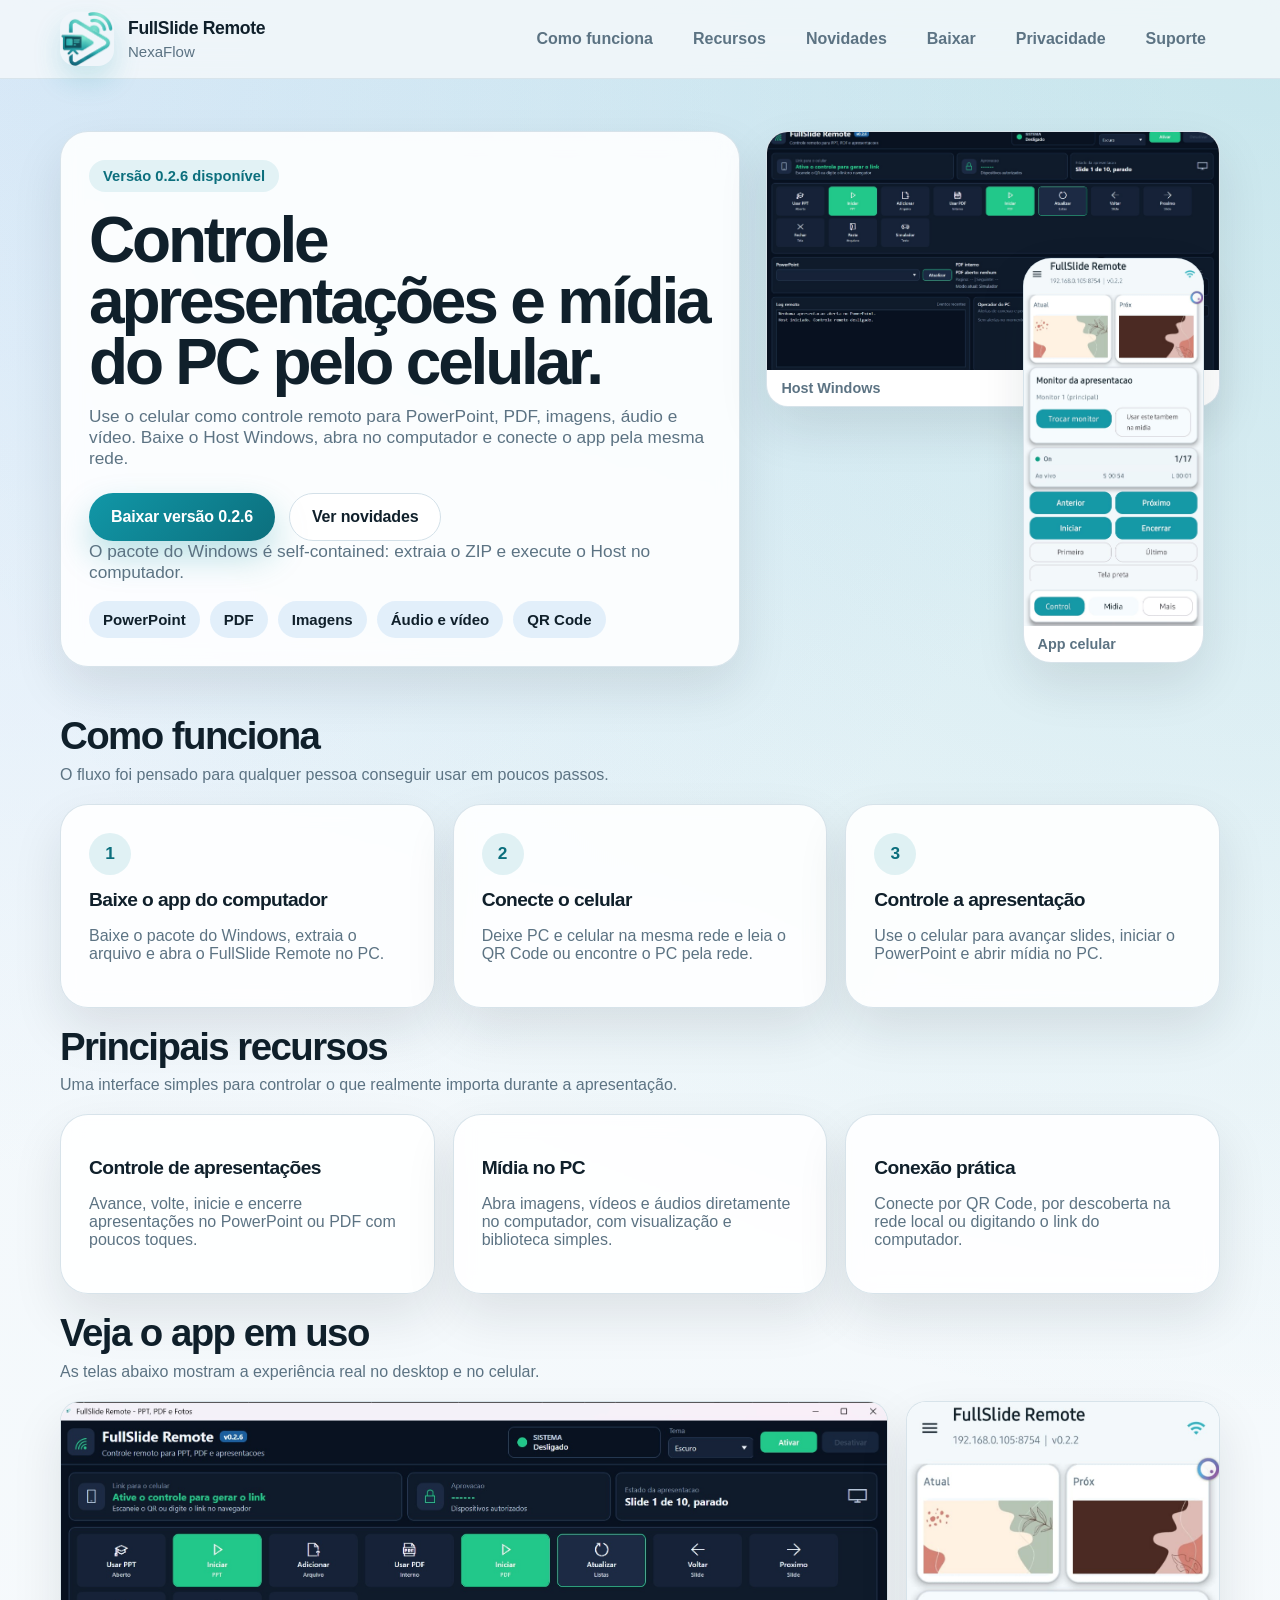
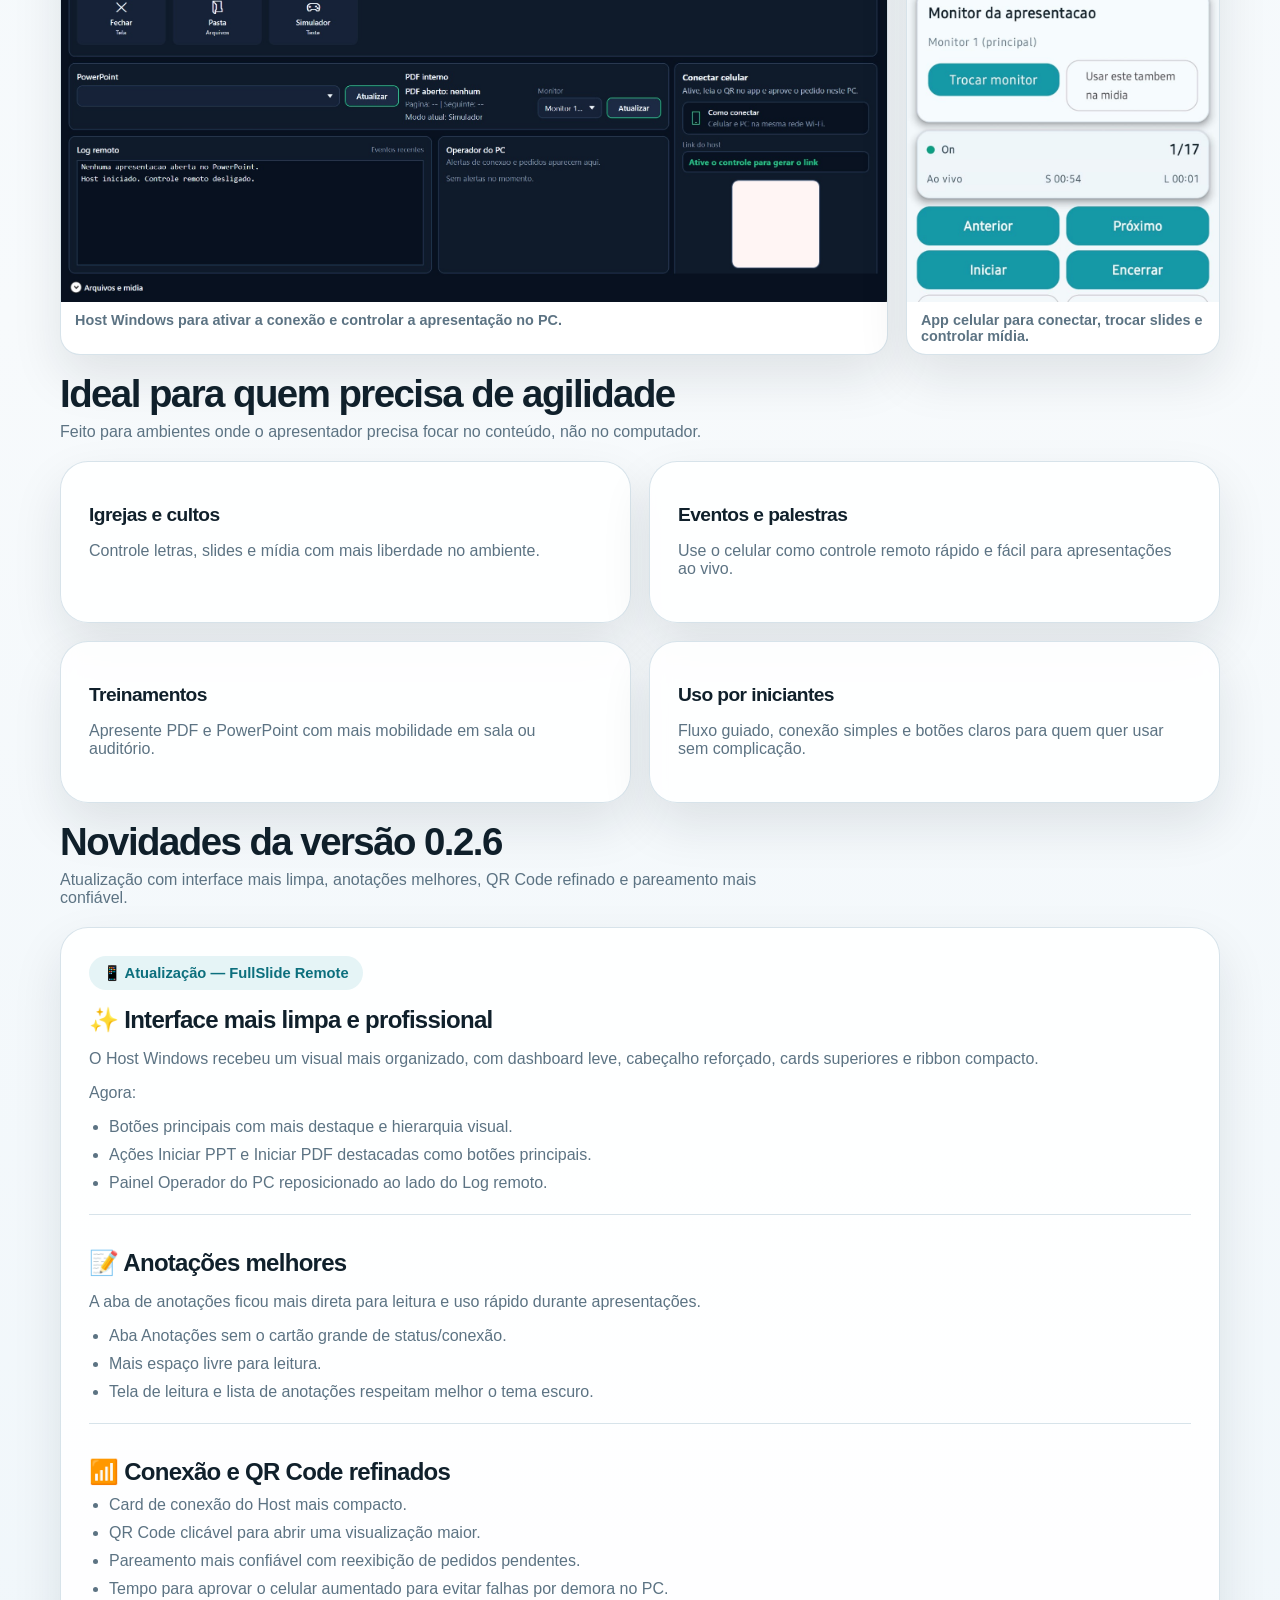
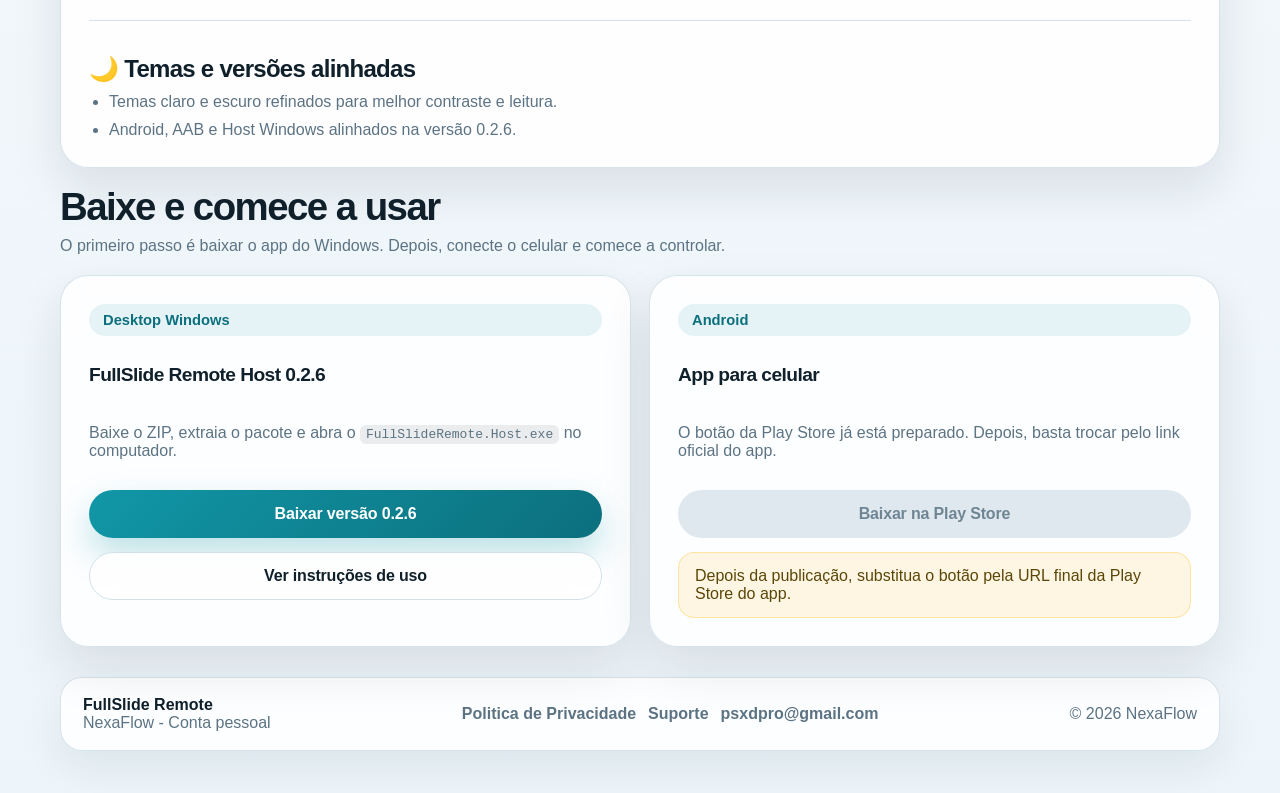
<file: index.html>
<!DOCTYPE html>
<html lang="pt-BR">
<head>
    <meta charset="utf-8">
    <meta name="viewport" content="width=device-width, initial-scale=1">
    <title>FullSlide Remote 0.2.6 | Controle apresenta&ccedil;&otilde;es e m&iacute;dia do PC pelo celular</title>
    <meta name="description" content="Baixe o FullSlide Remote Host Windows 0.2.6 e controle apresenta&ccedil;&otilde;es, PDF, imagens, &aacute;udio e v&iacute;deo no PC usando o celular.">
    <meta name="theme-color" content="#1197A7">
    <meta property="og:title" content="FullSlide Remote 0.2.6">
    <meta property="og:description" content="Controle apresenta&ccedil;&otilde;es e m&iacute;dia do PC pelo celular com conex&atilde;o simples na mesma rede.">
    <meta property="og:type" content="website">
    <meta property="og:url" content="https://psmods.github.io/FullSlideRemote/">
    <meta property="og:image" content="https://psmods.github.io/FullSlideRemote/assets/desktop-host.png">
    <link rel="icon" type="image/png" href="assets/favicon.png">
    <link rel="apple-touch-icon" href="assets/app-icon.png">
    <link rel="manifest" href="site.webmanifest">
    <link rel="stylesheet" href="styles/site.css">
</head>
<body>
    <header class="site-header">
        <div class="container header-row">
            <a class="brand" href="index.html" aria-label="FullSlide Remote">
                <img class="brand-mark" src="assets/app-icon.png" alt="&Iacute;cone do FullSlide Remote">
                <div class="brand-copy">
                    <p class="brand-title">FullSlide Remote</p>
                    <p class="brand-subtitle">NexaFlow</p>
                </div>
            </a>
            <nav class="nav" aria-label="Navega&ccedil;&atilde;o principal">
                <a href="#como-funciona">Como funciona</a>
                <a href="#recursos">Recursos</a>
                <a href="#changelog">Novidades</a>
                <a href="#download">Baixar</a>
                <a href="privacy-policy.html">Privacidade</a>
                <a href="support.html">Suporte</a>
            </nav>
        </div>
    </header>

    <main>
        <section class="hero">
            <div class="container hero-panel">
                <div class="hero-card">
                    <span class="eyebrow">Vers&atilde;o 0.2.6 dispon&iacute;vel</span>
                    <h1>Controle apresenta&ccedil;&otilde;es e m&iacute;dia do PC pelo celular.</h1>
                    <p>
                        Use o celular como controle remoto para PowerPoint, PDF, imagens, &aacute;udio e v&iacute;deo.
                        Baixe o Host Windows, abra no computador e conecte o app pela mesma rede.
                    </p>
                    <div class="hero-actions">
                        <a class="button button-primary" href="https://github.com/PSMODS/FullSlideRemote/releases/download/v0.2.6/FullSlideRemote-Host-win-x64-v0.2.6.zip" download>Baixar vers&atilde;o 0.2.6</a>
                        <a class="button button-secondary" href="#changelog">Ver novidades</a>
                    </div>
                    <p class="hero-note">
                        O pacote do Windows &eacute; self-contained: extraia o ZIP e execute o Host no computador.
                    </p>
                    <div class="tag-row">
                        <span class="tag">PowerPoint</span>
                        <span class="tag">PDF</span>
                        <span class="tag">Imagens</span>
                        <span class="tag">&Aacute;udio e v&iacute;deo</span>
                        <span class="tag">QR Code</span>
                    </div>
                </div>
                <div class="hero-preview" aria-label="Imagens do FullSlide Remote no desktop e no celular">
                    <figure class="desktop-shot">
                        <img src="assets/desktop-host.png" alt="Tela do FullSlide Remote Host no desktop">
                        <figcaption>Host Windows</figcaption>
                    </figure>
                    <figure class="phone-shot">
                        <img src="assets/mobile-app.jpeg" alt="Tela do app FullSlide Remote no celular">
                        <figcaption>App celular</figcaption>
                    </figure>
                </div>
            </div>
        </section>

        <section id="como-funciona" class="section">
            <div class="container">
                <div class="section-header">
                    <h2>Como funciona</h2>
                    <p>O fluxo foi pensado para qualquer pessoa conseguir usar em poucos passos.</p>
                </div>
                <div class="steps-grid">
                    <article class="card">
                        <span class="step-number">1</span>
                        <h3>Baixe o app do computador</h3>
                        <p>Baixe o pacote do Windows, extraia o arquivo e abra o FullSlide Remote no PC.</p>
                    </article>
                    <article class="card">
                        <span class="step-number">2</span>
                        <h3>Conecte o celular</h3>
                        <p>Deixe PC e celular na mesma rede e leia o QR Code ou encontre o PC pela rede.</p>
                    </article>
                    <article class="card">
                        <span class="step-number">3</span>
                        <h3>Controle a apresenta&ccedil;&atilde;o</h3>
                        <p>Use o celular para avan&ccedil;ar slides, iniciar o PowerPoint e abrir m&iacute;dia no PC.</p>
                    </article>
                </div>
            </div>
        </section>

        <section id="recursos" class="section">
            <div class="container">
                <div class="section-header">
                    <h2>Principais recursos</h2>
                    <p>Uma interface simples para controlar o que realmente importa durante a apresenta&ccedil;&atilde;o.</p>
                </div>
                <div class="feature-grid">
                    <article class="card">
                        <h3>Controle de apresenta&ccedil;&otilde;es</h3>
                        <p>Avance, volte, inicie e encerre apresenta&ccedil;&otilde;es no PowerPoint ou PDF com poucos toques.</p>
                    </article>
                    <article class="card">
                        <h3>M&iacute;dia no PC</h3>
                        <p>Abra imagens, v&iacute;deos e &aacute;udios diretamente no computador, com visualiza&ccedil;&atilde;o e biblioteca simples.</p>
                    </article>
                    <article class="card">
                        <h3>Conex&atilde;o pr&aacute;tica</h3>
                        <p>Conecte por QR Code, por descoberta na rede local ou digitando o link do computador.</p>
                    </article>
                </div>
            </div>
        </section>

        <section class="section">
            <div class="container">
                <div class="section-header">
                    <h2>Veja o app em uso</h2>
                    <p>As telas abaixo mostram a experi&ecirc;ncia real no desktop e no celular.</p>
                </div>
                <div class="screenshot-grid">
                    <figure class="screenshot-card">
                        <img src="assets/desktop-host.png" alt="Interface do Host Windows com QR Code e painel de conex&atilde;o">
                        <figcaption>Host Windows para ativar a conex&atilde;o e controlar a apresenta&ccedil;&atilde;o no PC.</figcaption>
                    </figure>
                    <figure class="screenshot-card screenshot-card-phone">
                        <img src="assets/mobile-app.jpeg" alt="Interface do aplicativo mobile FullSlide Remote">
                        <figcaption>App celular para conectar, trocar slides e controlar m&iacute;dia.</figcaption>
                    </figure>
                </div>
            </div>
        </section>

        <section class="section">
            <div class="container">
                <div class="section-header">
                    <h2>Ideal para quem precisa de agilidade</h2>
                    <p>Feito para ambientes onde o apresentador precisa focar no conte&uacute;do, n&atilde;o no computador.</p>
                </div>
                <div class="use-grid">
                    <article class="card">
                        <h3>Igrejas e cultos</h3>
                        <p>Controle letras, slides e m&iacute;dia com mais liberdade no ambiente.</p>
                    </article>
                    <article class="card">
                        <h3>Eventos e palestras</h3>
                        <p>Use o celular como controle remoto r&aacute;pido e f&aacute;cil para apresenta&ccedil;&otilde;es ao vivo.</p>
                    </article>
                    <article class="card">
                        <h3>Treinamentos</h3>
                        <p>Apresente PDF e PowerPoint com mais mobilidade em sala ou audit&oacute;rio.</p>
                    </article>
                    <article class="card">
                        <h3>Uso por iniciantes</h3>
                        <p>Fluxo guiado, conex&atilde;o simples e bot&otilde;es claros para quem quer usar sem complica&ccedil;&atilde;o.</p>
                    </article>
                </div>
            </div>
        </section>

        <section id="changelog" class="section">
            <div class="container">
                <div class="section-header">
                    <h2>Novidades da vers&atilde;o 0.2.6</h2>
                    <p>Atualiza&ccedil;&atilde;o com interface mais limpa, anota&ccedil;&otilde;es melhores, QR Code refinado e pareamento mais confi&aacute;vel.</p>
                </div>
                <div class="release-panel release-notes">
                    <div class="release-note release-note-main">
                        <span class="eyebrow">&#x1F4F1; Atualiza&ccedil;&atilde;o &mdash; FullSlide Remote</span>
                        <h3>&#x2728; Interface mais limpa e profissional</h3>
                        <p>
                            O Host Windows recebeu um visual mais organizado, com dashboard leve,
                            cabe&ccedil;alho refor&ccedil;ado, cards superiores e ribbon compacto.
                        </p>
                        <p>Agora:</p>
                        <ul class="release-list">
                            <li>Bot&otilde;es principais com mais destaque e hierarquia visual.</li>
                            <li>A&ccedil;&otilde;es Iniciar PPT e Iniciar PDF destacadas como bot&otilde;es principais.</li>
                            <li>Painel Operador do PC reposicionado ao lado do Log remoto.</li>
                        </ul>
                    </div>
                    <div class="release-note">
                        <h3>&#x1F4DD; Anota&ccedil;&otilde;es melhores</h3>
                        <p>A aba de anota&ccedil;&otilde;es ficou mais direta para leitura e uso r&aacute;pido durante apresenta&ccedil;&otilde;es.</p>
                        <ul class="release-list">
                            <li>Aba Anota&ccedil;&otilde;es sem o cart&atilde;o grande de status/conex&atilde;o.</li>
                            <li>Mais espa&ccedil;o livre para leitura.</li>
                            <li>Tela de leitura e lista de anota&ccedil;&otilde;es respeitam melhor o tema escuro.</li>
                        </ul>
                    </div>
                    <div class="release-note">
                        <h3>&#x1F4F6; Conex&atilde;o e QR Code refinados</h3>
                        <ul class="release-list">
                            <li>Card de conex&atilde;o do Host mais compacto.</li>
                            <li>QR Code clic&aacute;vel para abrir uma visualiza&ccedil;&atilde;o maior.</li>
                            <li>Pareamento mais confi&aacute;vel com reexibi&ccedil;&atilde;o de pedidos pendentes.</li>
                            <li>Tempo para aprovar o celular aumentado para evitar falhas por demora no PC.</li>
                        </ul>
                    </div>
                    <div class="release-note">
                        <h3>&#x1F319; Temas e vers&otilde;es alinhadas</h3>
                        <ul class="release-list">
                            <li>Temas claro e escuro refinados para melhor contraste e leitura.</li>
                            <li>Android, AAB e Host Windows alinhados na vers&atilde;o 0.2.6.</li>
                        </ul>
                    </div>
                </div>
            </div>
        </section>

        <section id="download" class="section">
            <div class="container">
                <div class="section-header">
                    <h2>Baixe e comece a usar</h2>
                    <p>O primeiro passo &eacute; baixar o app do Windows. Depois, conecte o celular e comece a controlar.</p>
                </div>
                <div class="download-grid">
                    <article class="card download-card">
                        <span class="eyebrow">Desktop Windows</span>
                        <h3>FullSlide Remote Host 0.2.6</h3>
                        <p>Baixe o ZIP, extraia o pacote e abra o <code>FullSlideRemote.Host.exe</code> no computador.</p>
                        <a class="button button-primary" href="https://github.com/PSMODS/FullSlideRemote/releases/download/v0.2.6/FullSlideRemote-Host-win-x64-v0.2.6.zip" download>Baixar vers&atilde;o 0.2.6</a>
                        <a class="button button-secondary" href="support.html">Ver instru&ccedil;&otilde;es de uso</a>
                    </article>
                    <article class="card download-card">
                        <span class="eyebrow">Android</span>
                        <h3>App para celular</h3>
                        <p>O bot&atilde;o da Play Store j&aacute; est&aacute; preparado. Depois, basta trocar pelo link oficial do app.</p>
                        <a class="button button-muted button-disabled" href="#" aria-disabled="true">Baixar na Play Store</a>
                        <div class="notice">
                            Depois da publica&ccedil;&atilde;o, substitua o bot&atilde;o pela URL final da Play Store do app.
                        </div>
                    </article>
                </div>
            </div>
        </section>
    </main>

    <footer class="footer">
        <div class="container footer-panel">
            <div>
                <strong>FullSlide Remote</strong><br>
                <span class="muted">NexaFlow - Conta pessoal</span>
            </div>
            <div class="footer-links">
                <a href="privacy-policy.html">Politica de Privacidade</a>
                <a href="support.html">Suporte</a>
                <a href="mailto:psxdpro@gmail.com">psxdpro@gmail.com</a>
            </div>
            <div class="muted">&copy; <span data-year></span> NexaFlow</div>
        </div>
    </footer>

    <script src="scripts/site.js"></script>
</body>
</html>
</file>
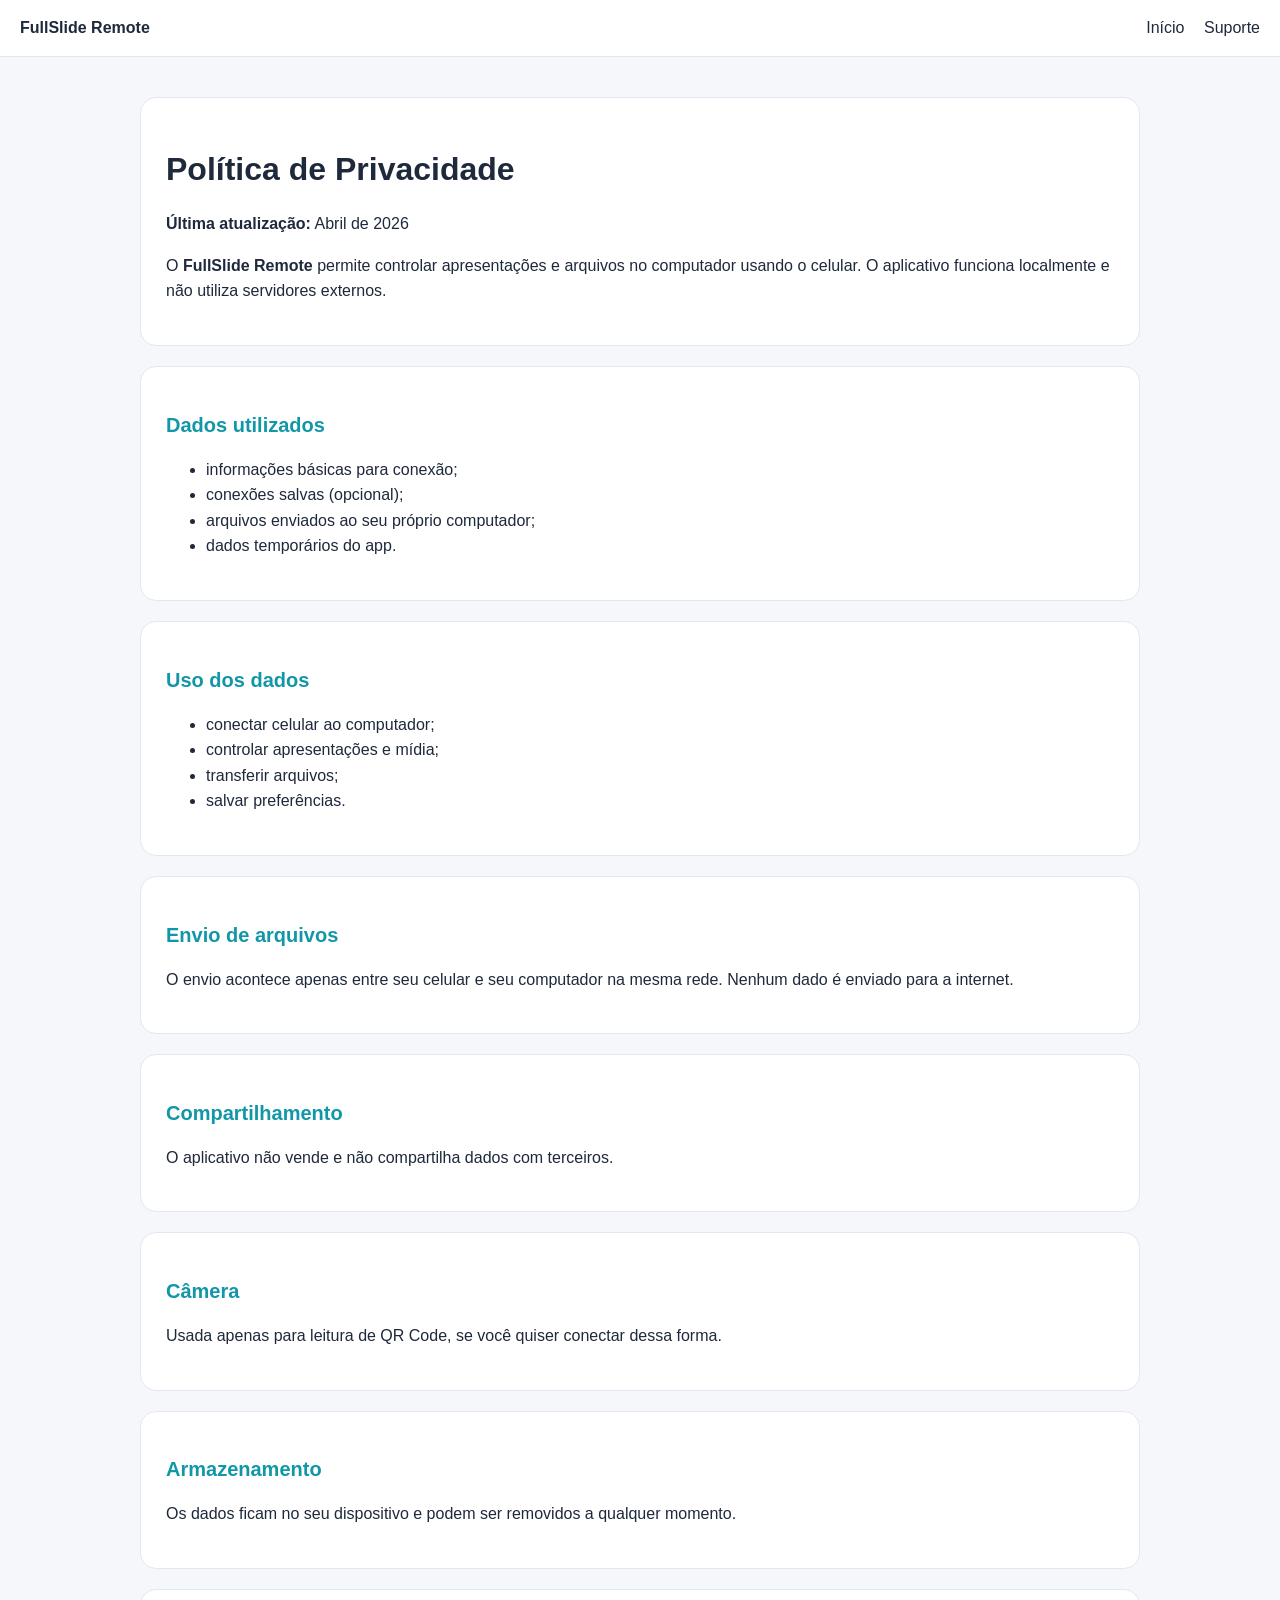
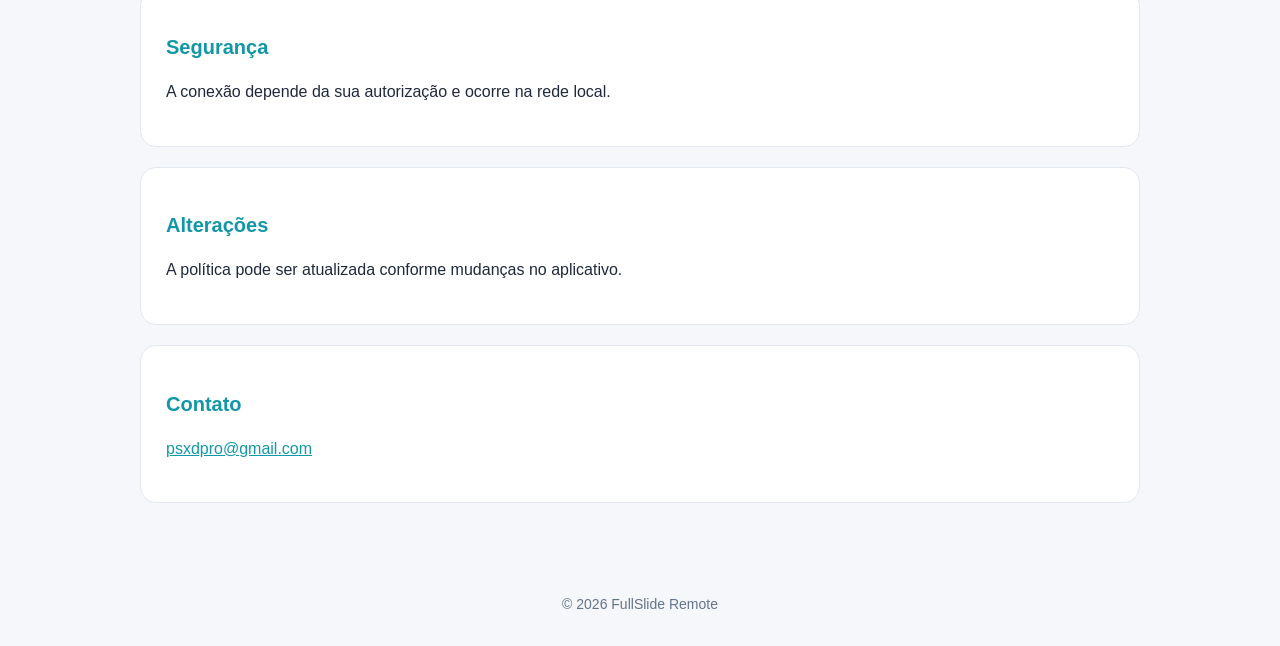
<file: privacy-policy.html>
<!DOCTYPE html>
<html lang="pt-BR">
<head>
<meta charset="UTF-8">
<meta name="viewport" content="width=device-width, initial-scale=1.0">
<title>Política de Privacidade | FullSlide Remote</title>

<style>
body {
    margin: 0;
    font-family: Inter, Arial, sans-serif;
    background: #F5F7FA;
    color: #1E293B;
    line-height: 1.6;
}

.container {
    max-width: 1000px;
    margin: auto;
    padding: 40px 20px;
}

h1 {
    font-size: 32px;
    margin-bottom: 10px;
}

h2 {
    color: #1197A7;
    font-size: 20px;
    margin-bottom: 10px;
}

.card {
    background: #FFFFFF;
    padding: 25px;
    border-radius: 16px;
    margin-bottom: 20px;
    border: 1px solid #E2E8F0;
}

.header {
    background: #FFFFFF;
    padding: 15px 20px;
    display: flex;
    justify-content: space-between;
    align-items: center;
    border-bottom: 1px solid #E2E8F0;
}

.header a {
    text-decoration: none;
    color: #1E293B;
    margin-left: 15px;
}

.header a:hover {
    color: #1197A7;
}

a {
    color: #1197A7;
}

.footer {
    text-align: center;
    padding: 30px;
    color: #64748B;
    font-size: 14px;
}
</style>
</head>

<body>

<div class="header">
    <div><strong>FullSlide Remote</strong></div>
    <div>
        <a href="index.html">Início</a>
        <a href="support.html">Suporte</a>
    </div>
</div>

<div class="container">

<div class="card">
<h1>Política de Privacidade</h1>
<p><strong>Última atualização:</strong> Abril de 2026</p>

<p>
O <strong>FullSlide Remote</strong> permite controlar apresentações e arquivos no computador usando o celular.
O aplicativo funciona localmente e não utiliza servidores externos.
</p>
</div>

<div class="card">
<h2>Dados utilizados</h2>
<ul>
<li>informações básicas para conexão;</li>
<li>conexões salvas (opcional);</li>
<li>arquivos enviados ao seu próprio computador;</li>
<li>dados temporários do app.</li>
</ul>
</div>

<div class="card">
<h2>Uso dos dados</h2>
<ul>
<li>conectar celular ao computador;</li>
<li>controlar apresentações e mídia;</li>
<li>transferir arquivos;</li>
<li>salvar preferências.</li>
</ul>
</div>

<div class="card">
<h2>Envio de arquivos</h2>
<p>
O envio acontece apenas entre seu celular e seu computador na mesma rede.
Nenhum dado é enviado para a internet.
</p>
</div>

<div class="card">
<h2>Compartilhamento</h2>
<p>
O aplicativo não vende e não compartilha dados com terceiros.
</p>
</div>

<div class="card">
<h2>Câmera</h2>
<p>
Usada apenas para leitura de QR Code, se você quiser conectar dessa forma.
</p>
</div>

<div class="card">
<h2>Armazenamento</h2>
<p>
Os dados ficam no seu dispositivo e podem ser removidos a qualquer momento.
</p>
</div>

<div class="card">
<h2>Segurança</h2>
<p>
A conexão depende da sua autorização e ocorre na rede local.
</p>
</div>

<div class="card">
<h2>Alterações</h2>
<p>
A política pode ser atualizada conforme mudanças no aplicativo.
</p>
</div>

<div class="card">
<h2>Contato</h2>
<p>
<a href="mailto:psxdpro@gmail.com">psxdpro@gmail.com</a>
</p>
</div>

</div>

<div class="footer">
© 2026 FullSlide Remote
</div>

</body>
</html>
</file>
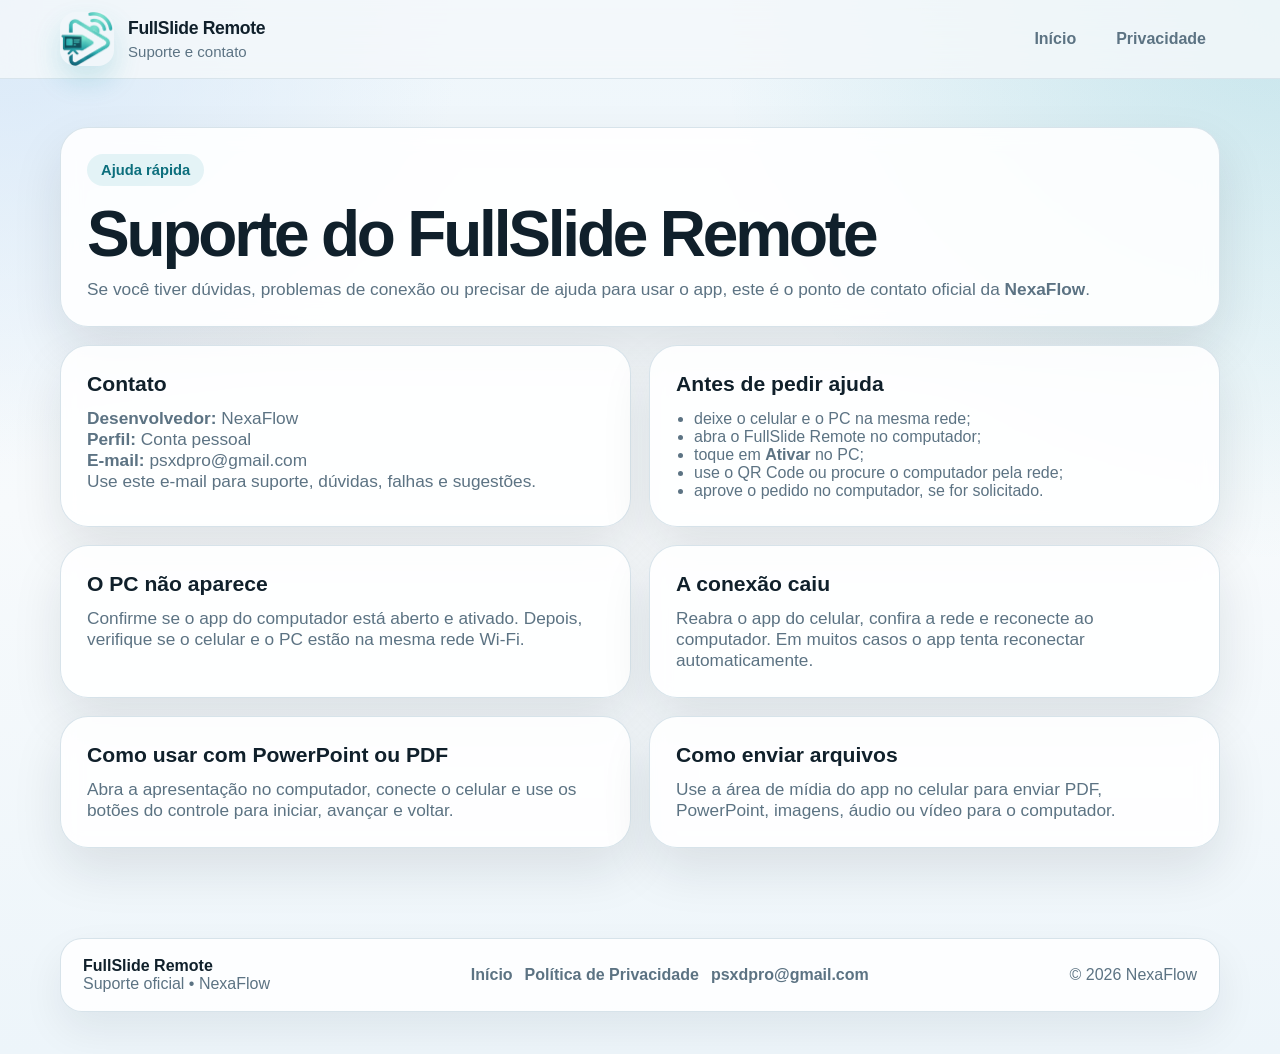
<file: support.html>
<!DOCTYPE html>
<html lang="pt-BR">
<head>
    <meta charset="utf-8">
    <meta name="viewport" content="width=device-width, initial-scale=1">
    <title>Suporte | FullSlide Remote</title>
    <meta name="description" content="Suporte e contato do FullSlide Remote.">
    <meta name="theme-color" content="#1197A7">
    <link rel="icon" type="image/png" href="assets/favicon.png">
    <link rel="manifest" href="site.webmanifest">
    <link rel="stylesheet" href="styles/site.css">
</head>
<body>
    <header class="site-header">
        <div class="container header-row">
            <a class="brand" href="index.html" aria-label="Voltar para a página inicial">
                <img class="brand-mark" src="assets/app-icon.png" alt="Ícone do FullSlide Remote">
                <div class="brand-copy">
                    <p class="brand-title">FullSlide Remote</p>
                    <p class="brand-subtitle">Suporte e contato</p>
                </div>
            </a>
            <nav class="nav" aria-label="Navegação">
                <a href="index.html">Início</a>
                <a href="privacy-policy.html">Privacidade</a>
            </nav>
        </div>
    </header>

    <main class="page-hero">
        <div class="container content-shell">
            <section class="card">
                <span class="eyebrow">Ajuda rápida</span>
                <h1>Suporte do FullSlide Remote</h1>
                <p>
                    Se você tiver dúvidas, problemas de conexão ou precisar de ajuda para usar o app,
                    este é o ponto de contato oficial da <strong>NexaFlow</strong>.
                </p>
            </section>

            <div class="support-grid">
                <section class="card">
                    <h2>Contato</h2>
                    <p><strong>Desenvolvedor:</strong> NexaFlow</p>
                    <p><strong>Perfil:</strong> Conta pessoal</p>
                    <p><strong>E-mail:</strong> <a href="mailto:psxdpro@gmail.com">psxdpro@gmail.com</a></p>
                    <p class="muted">Use este e-mail para suporte, dúvidas, falhas e sugestões.</p>
                </section>

                <section class="card">
                    <h2>Antes de pedir ajuda</h2>
                    <ul class="list-clean">
                        <li>deixe o celular e o PC na mesma rede;</li>
                        <li>abra o FullSlide Remote no computador;</li>
                        <li>toque em <strong>Ativar</strong> no PC;</li>
                        <li>use o QR Code ou procure o computador pela rede;</li>
                        <li>aprove o pedido no computador, se for solicitado.</li>
                    </ul>
                </section>
            </div>

            <div class="faq-grid">
                <section class="card">
                    <h2>O PC não aparece</h2>
                    <p>
                        Confirme se o app do computador está aberto e ativado. Depois, verifique se o celular e o PC
                        estão na mesma rede Wi-Fi.
                    </p>
                </section>

                <section class="card">
                    <h2>A conexão caiu</h2>
                    <p>
                        Reabra o app do celular, confira a rede e reconecte ao computador. Em muitos casos o app tenta
                        reconectar automaticamente.
                    </p>
                </section>

                <section class="card">
                    <h2>Como usar com PowerPoint ou PDF</h2>
                    <p>
                        Abra a apresentação no computador, conecte o celular e use os botões do controle para iniciar,
                        avançar e voltar.
                    </p>
                </section>

                <section class="card">
                    <h2>Como enviar arquivos</h2>
                    <p>
                        Use a área de mídia do app no celular para enviar PDF, PowerPoint, imagens, áudio ou vídeo
                        para o computador.
                    </p>
                </section>
            </div>
        </div>
    </main>

    <footer class="footer">
        <div class="container footer-panel">
            <div>
                <strong>FullSlide Remote</strong><br>
                <span class="muted">Suporte oficial • NexaFlow</span>
            </div>
            <div class="footer-links">
                <a href="index.html">Início</a>
                <a href="privacy-policy.html">Política de Privacidade</a>
                <a href="mailto:psxdpro@gmail.com">psxdpro@gmail.com</a>
            </div>
            <div class="muted">© <span data-year></span> NexaFlow</div>
        </div>
    </footer>

    <script src="scripts/site.js"></script>
</body>
</html>
</file>
<file: styles/site.css>
:root {
    color-scheme: light;
    --bg: #f4f8fb;
    --surface: rgba(255, 255, 255, 0.88);
    --surface-strong: #ffffff;
    --text: #10202b;
    --muted: #5c7383;
    --border: #d3e0e8;
    --primary: #1197a7;
    --primary-dark: #0c6f7d;
    --primary-soft: #d8e8f8;
    --warning: #ffd166;
    --shadow: 0 22px 50px rgba(16, 32, 43, 0.10);
    --radius-xl: 28px;
    --radius-lg: 20px;
    --radius-md: 14px;
    --max-width: 1160px;
}

* {
    box-sizing: border-box;
}

html {
    scroll-behavior: smooth;
}

body {
    margin: 0;
    font-family: "Segoe UI", "Inter", Arial, sans-serif;
    color: var(--text);
    background:
        radial-gradient(circle at top right, rgba(17, 151, 167, 0.18), transparent 34%),
        radial-gradient(circle at top left, rgba(216, 232, 248, 0.95), transparent 28%),
        linear-gradient(180deg, #eef6fb 0%, #f7fafc 48%, #edf5fa 100%);
}

a {
    color: inherit;
    text-decoration: none;
}

img {
    max-width: 100%;
    display: block;
}

.container {
    width: min(var(--max-width), calc(100% - 32px));
    margin: 0 auto;
}

.site-header {
    position: sticky;
    top: 0;
    z-index: 20;
    backdrop-filter: blur(18px);
    background: rgba(244, 248, 251, 0.82);
    border-bottom: 1px solid rgba(211, 224, 232, 0.8);
}

.header-row {
    display: flex;
    align-items: center;
    justify-content: space-between;
    gap: 18px;
    min-height: 78px;
}

.brand {
    display: inline-flex;
    align-items: center;
    gap: 14px;
    min-width: 0;
}

.brand-mark {
    width: 54px;
    height: 54px;
    border-radius: 16px;
    box-shadow: 0 14px 28px rgba(17, 151, 167, 0.18);
}

.brand-copy {
    min-width: 0;
}

.brand-title {
    margin: 0;
    font-size: 1.1rem;
    font-weight: 800;
    letter-spacing: -0.02em;
}

.brand-subtitle {
    margin: 4px 0 0;
    color: var(--muted);
    font-size: 0.94rem;
}

.nav {
    display: flex;
    align-items: center;
    gap: 12px;
    flex-wrap: wrap;
}

.nav a {
    padding: 10px 14px;
    color: var(--muted);
    font-weight: 600;
    border-radius: 999px;
}

.nav a:hover,
.nav a:focus-visible {
    color: var(--text);
    background: rgba(17, 151, 167, 0.08);
    outline: none;
}

.button {
    display: inline-flex;
    align-items: center;
    justify-content: center;
    gap: 10px;
    min-height: 48px;
    padding: 0 22px;
    border: 0;
    border-radius: 999px;
    font-weight: 800;
    letter-spacing: -0.01em;
    transition: transform 140ms ease, box-shadow 140ms ease, background-color 140ms ease;
    cursor: pointer;
}

.button:hover,
.button:focus-visible {
    transform: translateY(-1px);
    outline: none;
}

.button-primary {
    background: linear-gradient(135deg, var(--primary) 0%, var(--primary-dark) 100%);
    color: #ffffff;
    box-shadow: 0 16px 34px rgba(17, 151, 167, 0.28);
}

.button-secondary {
    background: rgba(255, 255, 255, 0.92);
    color: var(--text);
    border: 1px solid var(--border);
}

.button-muted {
    background: rgba(216, 232, 248, 0.66);
    color: var(--primary-dark);
}

.button-disabled,
.button[aria-disabled="true"] {
    cursor: not-allowed;
    pointer-events: none;
    background: #dfe8ee;
    color: #6f8594;
    box-shadow: none;
}

.hero {
    padding: 52px 0 30px;
}

.hero-panel {
    display: grid;
    grid-template-columns: minmax(0, 1.2fr) minmax(320px, 0.8fr);
    gap: 26px;
    align-items: stretch;
}

.hero-card,
.card {
    background: var(--surface);
    border: 1px solid rgba(211, 224, 232, 0.9);
    border-radius: var(--radius-xl);
    padding: 28px;
    box-shadow: var(--shadow);
    backdrop-filter: blur(10px);
}

.eyebrow {
    display: inline-flex;
    align-items: center;
    gap: 8px;
    padding: 8px 14px;
    border-radius: 999px;
    background: rgba(17, 151, 167, 0.10);
    color: var(--primary-dark);
    font-size: 0.92rem;
    font-weight: 700;
}

.hero h1,
.page-hero h1 {
    margin: 18px 0 14px;
    font-size: clamp(2.4rem, 5vw, 4.4rem);
    line-height: 0.95;
    letter-spacing: -0.05em;
}

.hero p,
.page-hero p {
    margin: 0;
    color: var(--muted);
    font-size: 1.08rem;
}

.hero-actions {
    display: flex;
    flex-wrap: wrap;
    gap: 14px;
    margin-top: 24px;
}

.hero-note {
    margin-top: 16px;
    color: var(--muted);
    font-size: 0.95rem;
}

.hero-preview {
    position: relative;
    min-height: 480px;
}

.hero-preview figure,
.screenshot-card {
    margin: 0;
}

.desktop-shot,
.phone-shot,
.screenshot-card {
    background: var(--surface-strong);
    border: 1px solid rgba(211, 224, 232, 0.9);
    box-shadow: var(--shadow);
    overflow: hidden;
}

.desktop-shot {
    border-radius: 22px;
}

.desktop-shot img {
    width: 100%;
    aspect-ratio: 1365 / 718;
    object-fit: cover;
}

.phone-shot {
    position: absolute;
    right: 16px;
    bottom: 4px;
    width: min(40%, 210px);
    border-radius: 28px;
}

.phone-shot img {
    width: 100%;
    aspect-ratio: 782 / 1600;
    object-fit: cover;
}

.desktop-shot figcaption,
.phone-shot figcaption,
.screenshot-card figcaption {
    padding: 10px 14px;
    color: var(--muted);
    font-size: 0.9rem;
    font-weight: 700;
}

.feature-grid,
.steps-grid,
.use-grid,
.download-grid,
.faq-grid,
.support-grid,
.policy-grid {
    display: grid;
    gap: 18px;
}

.feature-grid {
    grid-template-columns: repeat(3, minmax(0, 1fr));
}

.steps-grid {
    grid-template-columns: repeat(3, minmax(0, 1fr));
}

.use-grid,
.download-grid,
.support-grid {
    grid-template-columns: repeat(2, minmax(0, 1fr));
}

.faq-grid,
.policy-grid {
    grid-template-columns: repeat(2, minmax(0, 1fr));
}

.section {
    padding: 20px 0 0;
}

.section-header {
    max-width: 760px;
    margin-bottom: 20px;
}

.section-header h2 {
    margin: 0 0 10px;
    font-size: clamp(1.6rem, 3vw, 2.6rem);
    line-height: 1;
    letter-spacing: -0.04em;
}

.section-header p {
    margin: 0;
    color: var(--muted);
    font-size: 1rem;
}

.step-number {
    display: inline-flex;
    align-items: center;
    justify-content: center;
    width: 42px;
    height: 42px;
    border-radius: 999px;
    background: rgba(17, 151, 167, 0.12);
    color: var(--primary-dark);
    font-size: 1.08rem;
    font-weight: 800;
}

.card h3,
.mini-card h3 {
    margin: 14px 0 8px;
    font-size: 1.2rem;
    letter-spacing: -0.03em;
}

.card p,
.card li {
    color: var(--muted);
}

.card ul {
    margin: 14px 0 0;
    padding-left: 18px;
}

.download-card {
    display: flex;
    flex-direction: column;
    gap: 14px;
}

code {
    padding: 2px 6px;
    border-radius: 6px;
    background: rgba(16, 32, 43, 0.08);
}

.screenshot-grid {
    display: grid;
    grid-template-columns: minmax(0, 1.45fr) minmax(260px, 0.55fr);
    gap: 18px;
    align-items: stretch;
}

.screenshot-card {
    border-radius: var(--radius-lg);
}

.screenshot-card img {
    width: 100%;
    height: 100%;
    max-height: 500px;
    object-fit: cover;
}

.screenshot-card-phone img {
    object-position: top center;
}

.release-panel {
    display: grid;
    grid-template-columns: minmax(0, 0.9fr) minmax(0, 1.1fr);
    gap: 22px;
    align-items: start;
    background: var(--surface);
    border: 1px solid rgba(211, 224, 232, 0.9);
    border-radius: var(--radius-xl);
    padding: 28px;
    box-shadow: var(--shadow);
}

.release-notes {
    grid-template-columns: 1fr;
}

.release-note + .release-note {
    padding-top: 18px;
    border-top: 1px solid rgba(211, 224, 232, 0.9);
}

.release-panel h3 {
    margin: 16px 0 10px;
    font-size: 1.5rem;
    letter-spacing: -0.03em;
}

.release-panel p,
.release-list {
    color: var(--muted);
}

.release-list {
    margin: 0;
    padding-left: 20px;
}

.release-list li + li {
    margin-top: 10px;
}

.tag-row {
    display: flex;
    flex-wrap: wrap;
    gap: 10px;
    margin-top: 18px;
}

.tag {
    display: inline-flex;
    align-items: center;
    gap: 8px;
    padding: 10px 14px;
    border-radius: 999px;
    background: rgba(216, 232, 248, 0.7);
    color: var(--text);
    font-weight: 700;
    font-size: 0.94rem;
}

.page-hero {
    padding: 48px 0 24px;
}

.content-shell {
    display: grid;
    gap: 18px;
    padding-bottom: 36px;
}

.content-shell .card {
    padding: 26px;
}

.content-shell h2 {
    margin-top: 0;
    margin-bottom: 12px;
    font-size: 1.32rem;
}

.muted {
    color: var(--muted);
}

.footer {
    padding: 30px 0 42px;
}

.footer-panel {
    display: flex;
    flex-wrap: wrap;
    justify-content: space-between;
    gap: 18px;
    align-items: center;
    background: rgba(255, 255, 255, 0.84);
    border: 1px solid rgba(211, 224, 232, 0.9);
    border-radius: 22px;
    padding: 18px 22px;
    box-shadow: 0 18px 42px rgba(16, 32, 43, 0.07);
}

.footer-links {
    display: flex;
    flex-wrap: wrap;
    gap: 12px;
}

.footer-links a {
    color: var(--muted);
    font-weight: 700;
}

.notice {
    padding: 14px 16px;
    border-radius: 16px;
    background: rgba(255, 209, 102, 0.18);
    border: 1px solid rgba(255, 209, 102, 0.5);
    color: #5b4608;
}

.list-clean {
    margin: 0;
    padding-left: 18px;
}

@media (max-width: 980px) {
    .hero-panel,
    .feature-grid,
    .steps-grid,
    .use-grid,
    .download-grid,
    .screenshot-grid,
    .release-panel,
    .faq-grid,
    .support-grid,
    .policy-grid {
        grid-template-columns: 1fr;
    }

    .site-header {
        position: static;
    }

    .hero-preview {
        min-height: auto;
    }

    .phone-shot {
        position: relative;
        right: auto;
        bottom: auto;
        width: min(68%, 250px);
        margin: -52px 18px 0 auto;
    }
}

@media (max-width: 640px) {
    .container {
        width: min(var(--max-width), calc(100% - 20px));
    }

    .header-row {
        min-height: 72px;
        padding: 10px 0;
    }

    .brand-mark {
        width: 46px;
        height: 46px;
        border-radius: 14px;
    }

    .hero-card,
    .card {
        padding: 22px;
        border-radius: 22px;
    }

    .button {
        width: 100%;
    }

    .footer-panel {
        padding: 18px;
    }
}
</file>
